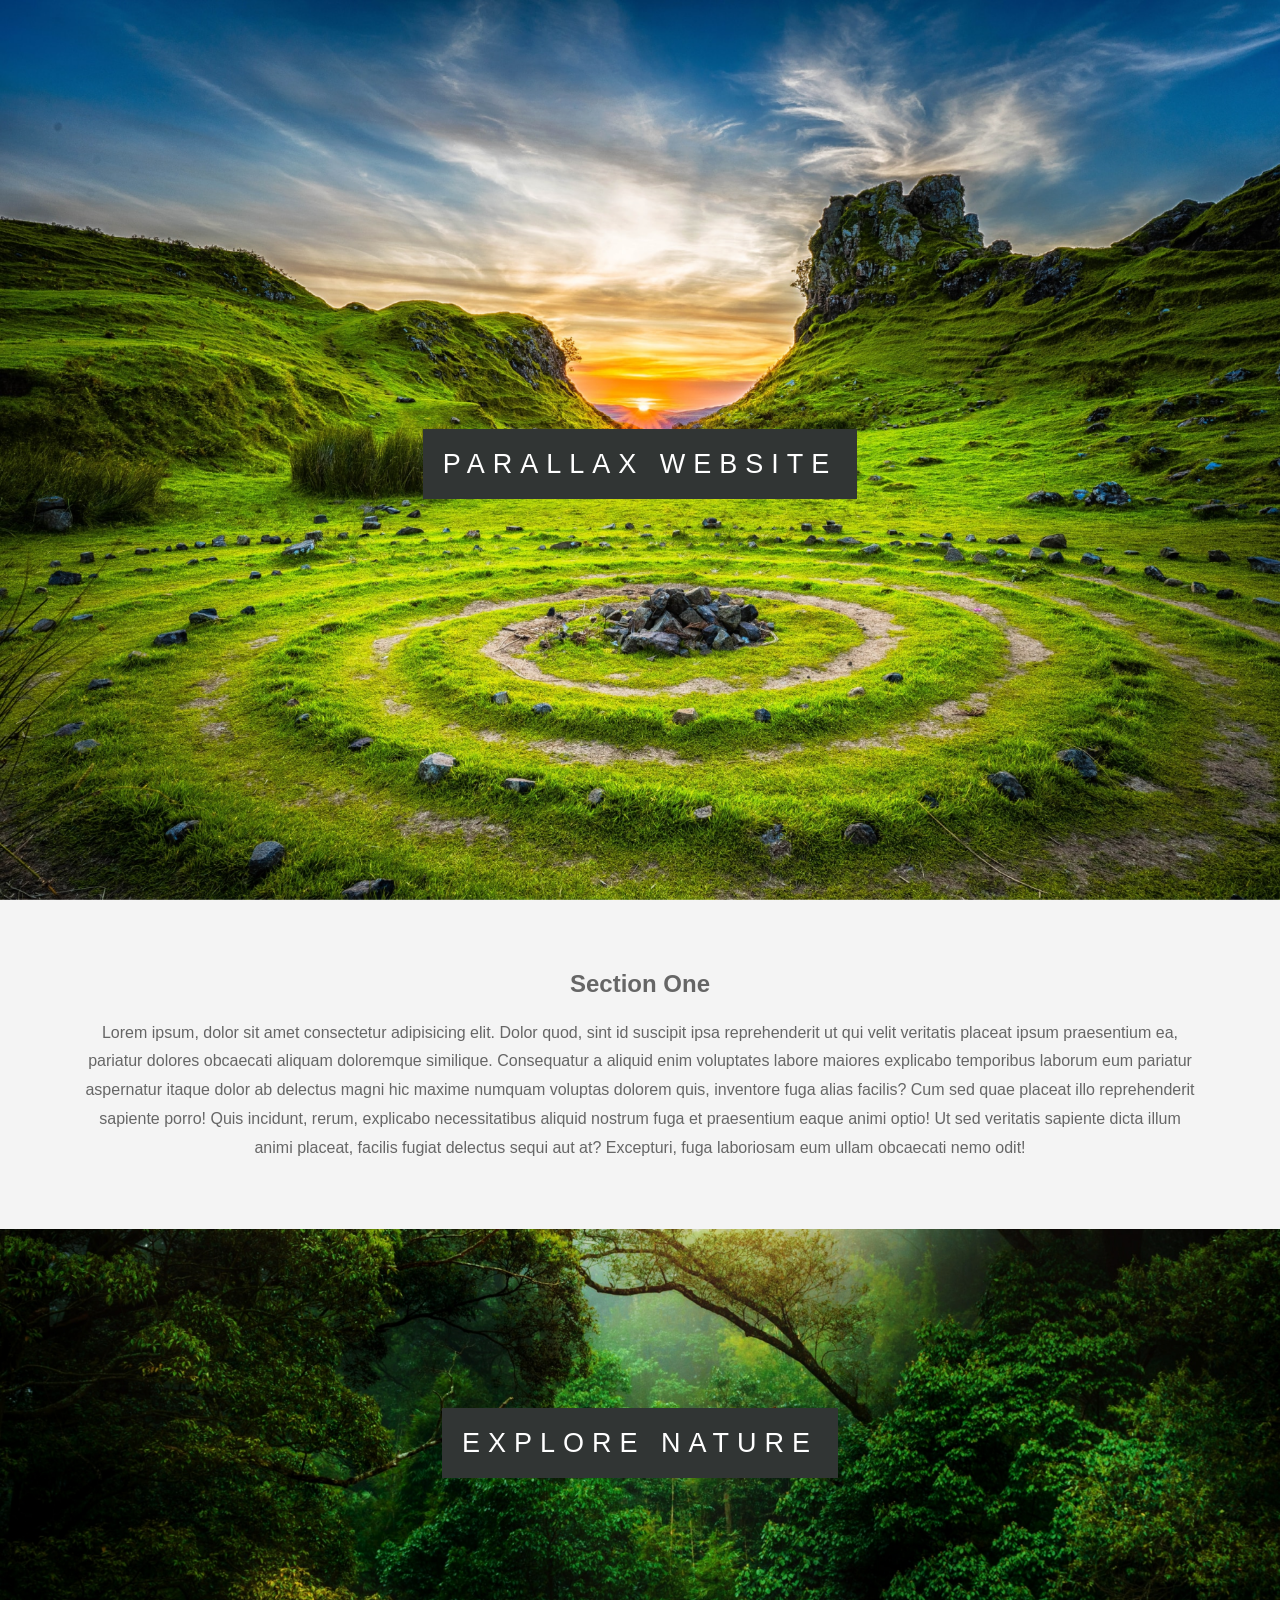
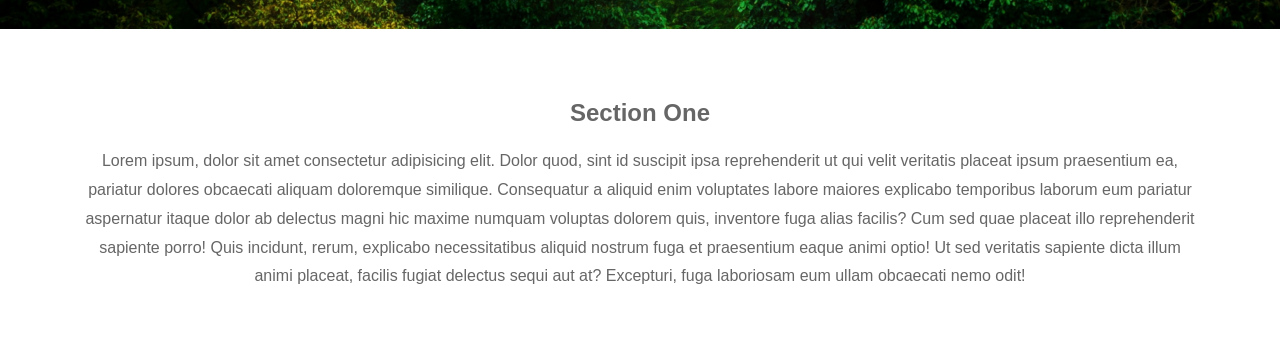
<file: Projec-3/index.html>
<!DOCTYPE html>
<html lang="en">

<head>
    <meta charset="UTF-8">
    <meta name="viewport" content="width=device-width, initial-scale=1.0">
    <link rel="stylesheet" href="style.css">
    <title>Parallax Website</title>
</head>

<body>

    <section class="pimg1">
        <div class="ptext">
            <span class="textbg">
                Parallax Website
            </span>
        </div>
    </section>
    <section class="section section-light">
        <h2>Section One</h2>
        <p>Lorem ipsum, dolor sit amet consectetur adipisicing elit. Dolor quod, sint id suscipit ipsa reprehenderit ut
            qui velit veritatis placeat ipsum praesentium ea, pariatur dolores obcaecati aliquam doloremque similique.
            Consequatur a aliquid enim voluptates labore maiores explicabo temporibus laborum eum pariatur aspernatur
            itaque dolor ab delectus magni hic maxime numquam voluptas dolorem quis, inventore fuga alias facilis? Cum
            sed quae placeat illo reprehenderit sapiente porro! Quis incidunt, rerum, explicabo necessitatibus aliquid
            nostrum fuga et praesentium eaque animi optio! Ut sed veritatis sapiente dicta illum animi placeat, facilis
            fugiat delectus sequi aut at? Excepturi, fuga laboriosam eum ullam obcaecati nemo odit!</p>
    </section>
    <section class="pimg2">
        <div class="ptext">
            <span class="textbg">
                Explore Nature
            </span>
        </div>
    </section>
    <section class="section section-Dark">
        <h2>Section One</h2>
        <p>Lorem ipsum, dolor sit amet consectetur adipisicing elit. Dolor quod, sint id suscipit ipsa reprehenderit ut
            qui velit veritatis placeat ipsum praesentium ea, pariatur dolores obcaecati aliquam doloremque similique.
            Consequatur a aliquid enim voluptates labore maiores explicabo temporibus laborum eum pariatur aspernatur
            itaque dolor ab delectus magni hic maxime numquam voluptas dolorem quis, inventore fuga alias facilis? Cum
            sed quae placeat illo reprehenderit sapiente porro! Quis incidunt, rerum, explicabo necessitatibus aliquid
            nostrum fuga et praesentium eaque animi optio! Ut sed veritatis sapiente dicta illum animi placeat, facilis
            fugiat delectus sequi aut at? Excepturi, fuga laboriosam eum ullam obcaecati nemo odit!</p>
    </section>


</body>

</html>
</file>
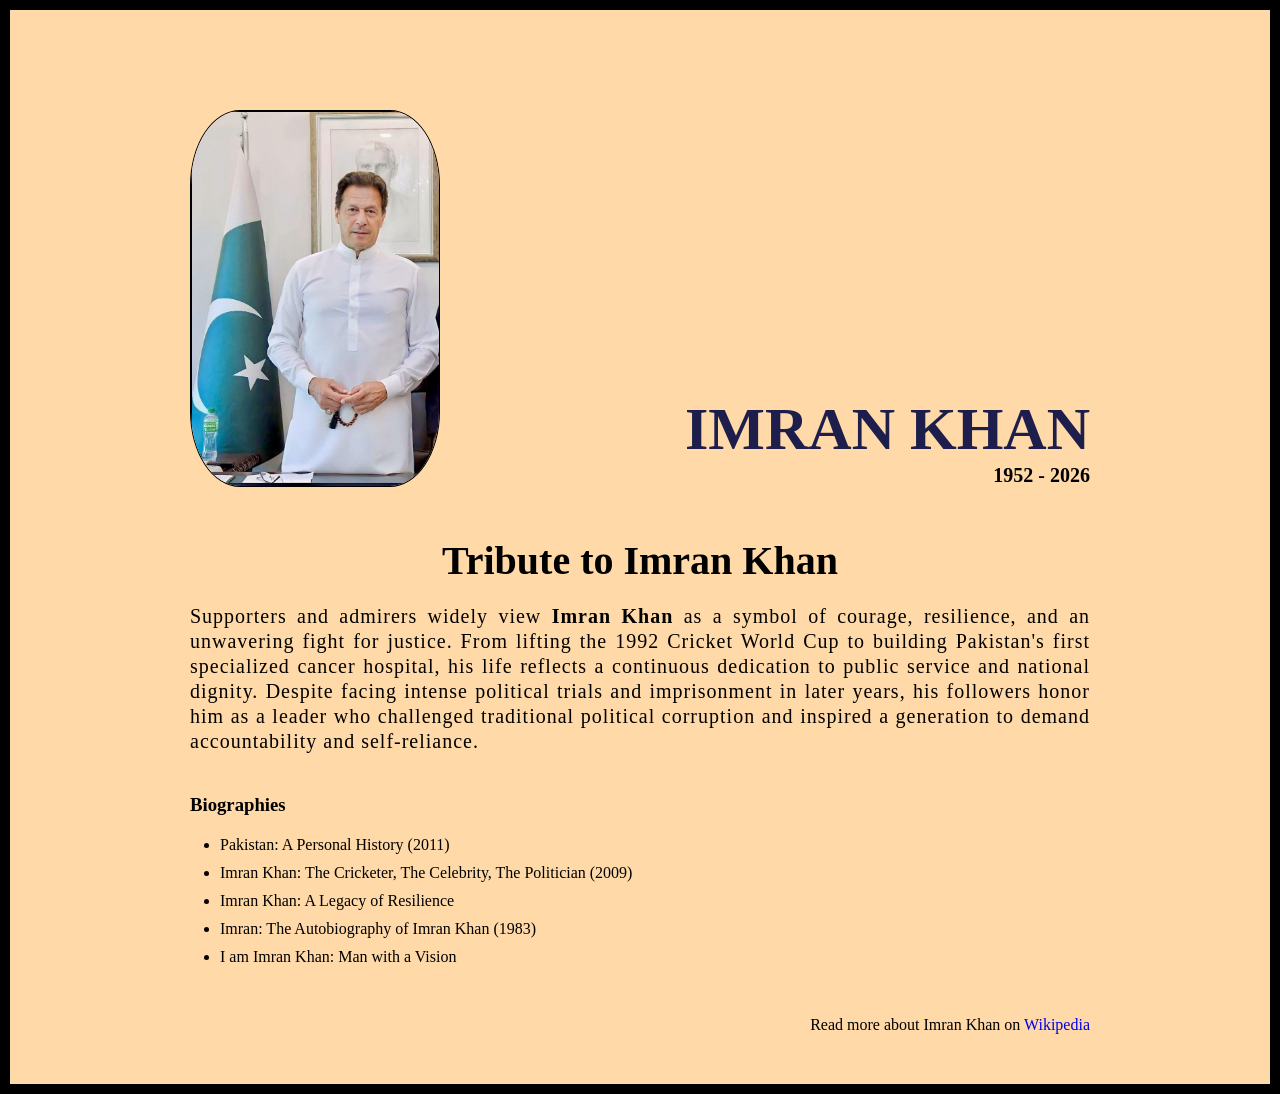
<file: Project 1/index.html>
<!DOCTYPE html>
<html lang="en">

<head>
    <meta charset="UTF-8">
    <meta name="viewport" content="width=device-width, initial-scale=1.0">
    <link rel="stylesheet" href="style.css">
    <title>The Tribute Website | Imran khan</title>
</head>

<body>

    <div class="container">
        <div class="content">
            <section class="top-section">
                <div class="image-container">
                    <img src="images/imran.jpg" alt="The Leader">
                </div>
                <div>
                    <h1>Imran Khan</h1>
                    <h4>1952 - 2026</h4>
                </div>
            </section>
            <section class="about-section">
                <h2>Tribute to Imran Khan</h2>
                <p>Supporters and admirers widely view <b>Imran Khan</b> as a symbol of courage, resilience, and an
                    unwavering
                    fight for justice. From lifting the 1992 Cricket World Cup to building Pakistan's first specialized
                    cancer hospital, his life reflects a continuous dedication to public service and national dignity.
                    Despite facing intense political trials and imprisonment in later years, his followers honor him as
                    a leader who challenged traditional political corruption and inspired a generation to demand
                    accountability and self-reliance.</p>
            </section>
            <section class="biography-section">
                <h3>Biographies</h3>
                <ul>
                    <li>Pakistan: A Personal History (2011)</li>
                    <li>Imran Khan: The Cricketer, The Celebrity, The Politician (2009)</li>
                    <li>Imran Khan: A Legacy of Resilience</li>
                    <li>Imran: The Autobiography of Imran Khan (1983)</li>
                    <li>I am Imran Khan: Man with a Vision</li>
                </ul>
            </section>
            <footer>
                <p>Read more about Imran Khan on <a href="https://en.wikipedia.org/wiki/Imran_Khan" target="_blank"
                        rel="noopener noreferrer">Wikipedia</a>
                </p>
            </footer>
        </div>
    </div>

</body>

</html>
</file>
<file: Projec-3/style.css>
html,
body {
    height: 100%;
    margin: 0;
    font-size: 16px;
    font-family: "Lato", sans-serif;
    font-weight: 400;
    line-height: 1.8em;
    color: #666;
}

.pimg1 {
    background-image: url(images/image1.png);
    min-height: 100%;
    background-position: center;
    background-size: cover;
    position: relative;
    background-repeat: no-repeat;
}

.pimg2 {
    background-image: url(images/image2.png);
    min-height: 400px;
}

.pimg3 {
    background-image: url(images/image3.png);
    min-height: 400px;
}


.pimg1,
.pimg2,
.pimg3 {

    background-position: center;
    background-size: cover;
    position: relative;
    background-repeat: no-repeat;

}

.ptext {
    position: absolute;
    top: 50%;
    text-align: center;
    width: 100%;
    color: black;
    font-size: 27px;
    letter-spacing: 8px;
    text-transform: uppercase;
}

.textbg {
    background-color: #313534;
    color: white;
    padding: 20px;
}

.section {
    padding: 50px 80px;
    text-align: center;
}

.section-light {
    background-color: #f4f4f4;
    color: #666;
}
</file>
<file: Project 1/style.css>
* {
    margin: 0%;
    padding: 0%;
    box-sizing: border-box;
}

.container {
    background-color: rgb(255, 217, 168);
    min-height: 100vh;
    border: 10px black solid;
}

.content {
    /* background-color: rgb(176, 170, 181); */
    max-width: 900px;
    margin: 0 auto;

}

.top-section {
    margin-top: 100px;
    display: flex;
    justify-content: space-between;
    align-items: flex-end;
}

.image-container {
    border-radius: 20%;
    overflow: hidden;
}

.image-container,
img {
    width: 250px;
    height: 376.7px;
    border: 1px black solid;
}

.top-section h1 {
    font-size: 60px;
    font-weight: bold;
    color: #1d1e4c;
    text-transform: uppercase;
}

.top-section h4 {
    font-size: 20px;
    text-align: end;
}

.about-section {
    margin-top: 50px;
}

.about-section h2 {
    font-size: 40px;
    font-weight: bold;
    margin-bottom: 20px;
    text-align: center;
}

.about-section p {
    font-size: 20px;
    line-height: 25px;
    letter-spacing: 1px;
    text-align: justify;
}

.biography-section {
    margin: 40px 0px;
}

.biography-section h3 {
    margin-bottom: 20PX;
}

.biography-section ul {
    margin-left: 30px;
}

.biography-section li {
    margin-bottom: 10px;
}

footer {
    margin: 50px 0px;

}

footer p {
    text-align: end;
}

footer a {
    text-decoration: none;
}
</file>
